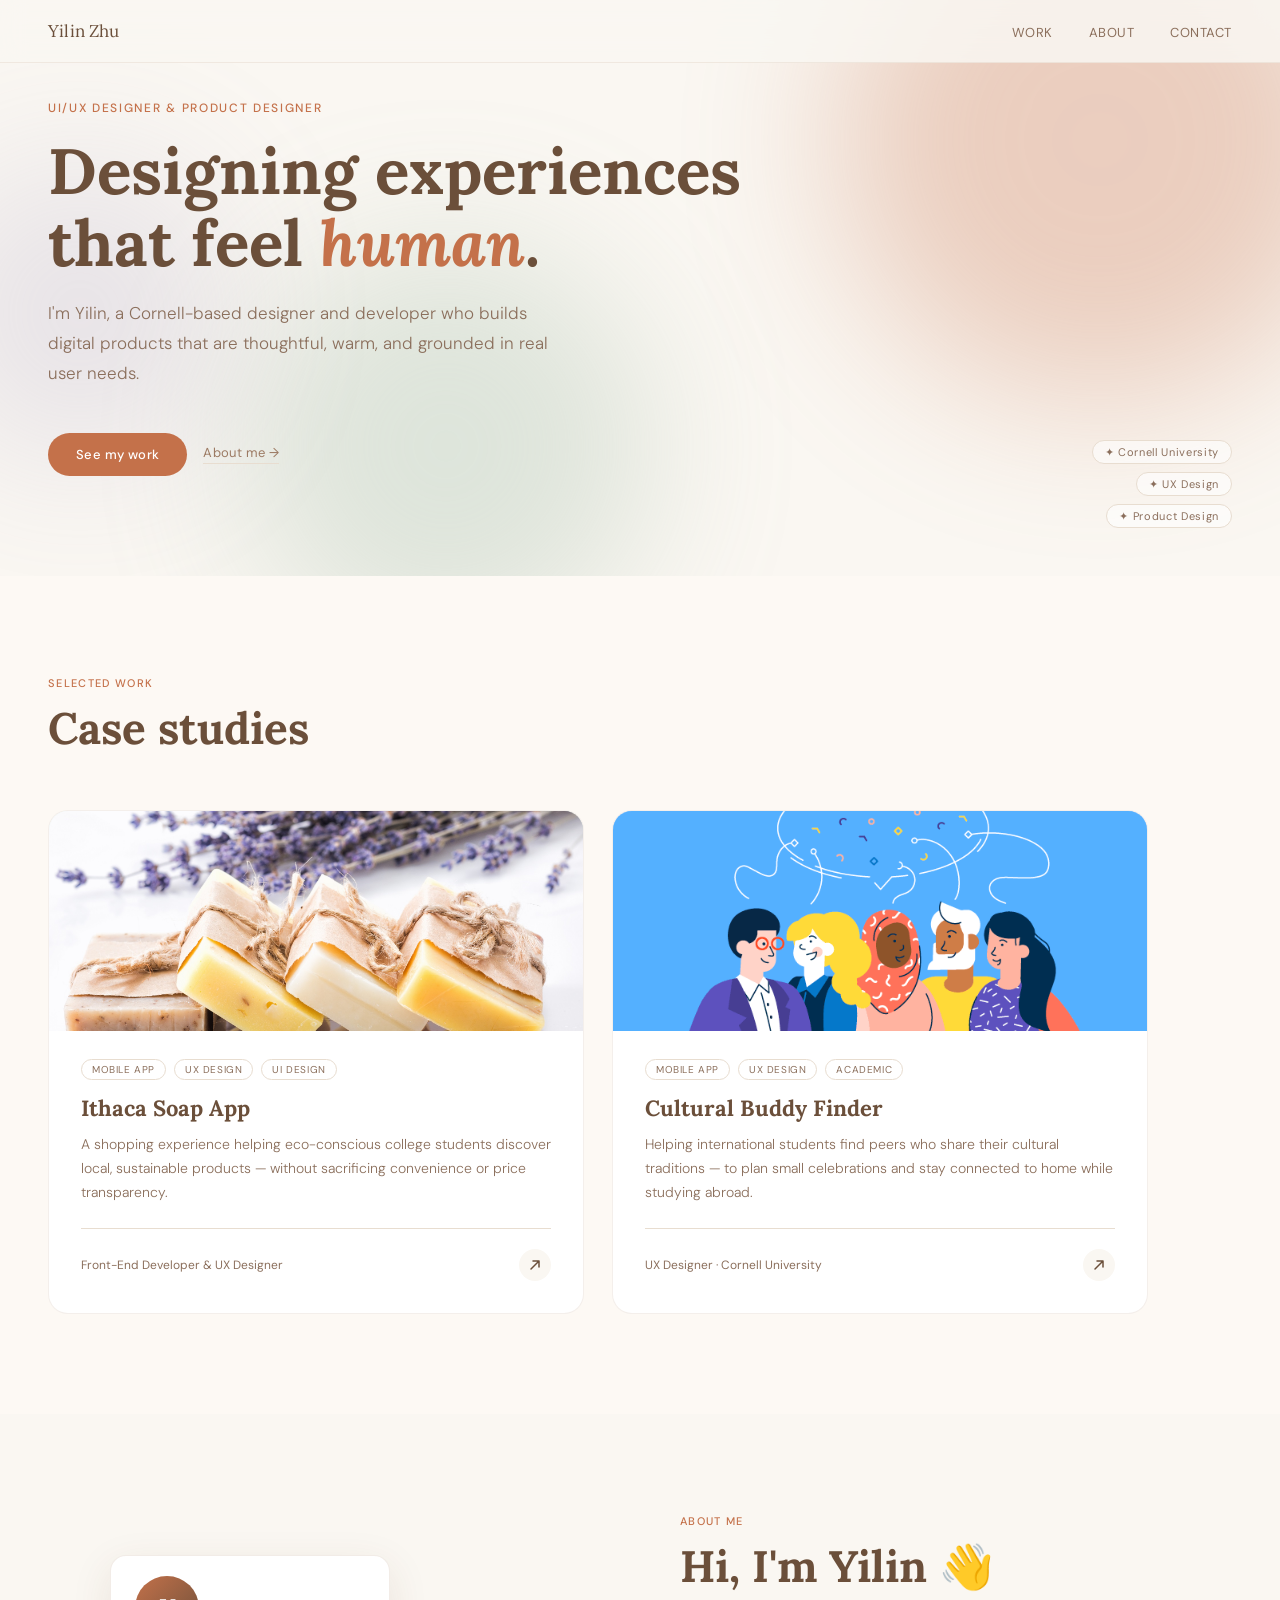
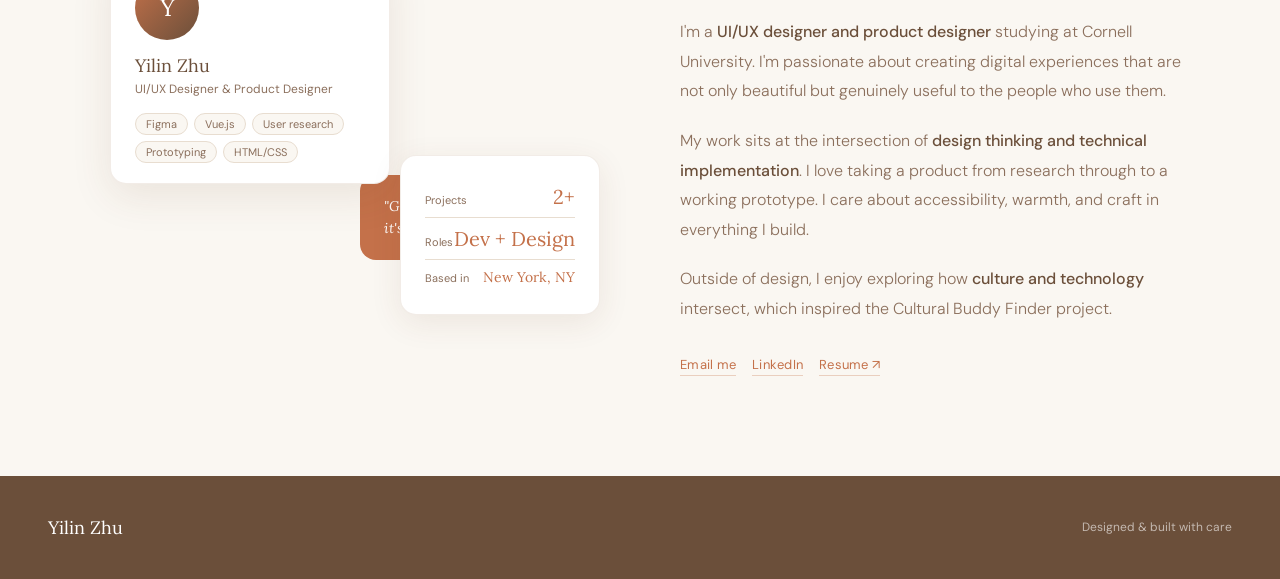
<file: index.html>
<!DOCTYPE html>
<html lang="en">
<head>
  <meta charset="UTF-8">
  <meta name="viewport" content="width=device-width, initial-scale=1.0">
  <title>Yilin Zhu — Portfolio</title>
  <link href="https://fonts.googleapis.com/css2?family=Lora:ital,wght@0,400;0,500;1,400&family=DM+Sans:wght@300;400;500&display=swap" rel="stylesheet">
  <link rel="stylesheet" href="styles/style.css">
</head>
<body>

  <!-- NAV -->
  <nav>
    <div class="nav-name">Yilin Zhu</div>
    <ul class="nav-links">
      <li><a href="#work">Work</a></li>
      <li><a href="#about">About</a></li>
      <li><a href="mailto:hello@yilinzhu.com">Contact</a></li>
    </ul>
  </nav>

  <!-- HERO -->
  <section class="hero" id="home">
    <div class="hero-bg">
      <div class="hero-blob hero-blob-1"></div>
      <div class="hero-blob hero-blob-2"></div>
      <div class="hero-blob hero-blob-3"></div>
    </div>
    <div class="hero-content">
      <p class="hero-eyebrow">UI/UX Designer & Product Designer</p>
      <h1 class="hero-title">
        Designing experiences<br>
        that feel <em>human</em>.
      </h1>
      <p class="hero-desc">
        I'm Yilin, a Cornell-based designer and developer who builds digital products that are thoughtful, warm, and grounded in real user needs.
      </p>
      <div class="hero-cta">
        <a href="#work" class="btn-primary">See my work</a>
        <a href="#about" class="btn-ghost">About me →</a>
      </div>
    </div>
    <div class="hero-tags">
      <span class="hero-tag">✦ Cornell University</span>
      <span class="hero-tag">✦ UX Design</span>
      <span class="hero-tag">✦ Product Design</span>
    </div>
  </section>

  <!-- CASE STUDIES -->
  <section class="cases" id="work">
    <div class="section-label">Selected work</div>
    <h2 class="section-title">Case studies</h2>

    <div class="cases-grid">

      <!-- Ithaca Soap -->
      <a class="case-card reveal" href="ithaca-soap.html" tabindex="0">
        <div class="case-thumb case-thumb-soap">
          <div class="case-thumb-decoration">
            <svg viewBox="0 0 400 220" xmlns="http://www.w3.org/2000/svg">
              <circle cx="320" cy="40" r="90" fill="#1D9E75"/>
              <circle cx="60" cy="180" r="60" fill="#1D9E75"/>
              <rect x="140" y="60" width="120" height="80" rx="16" fill="#1D9E75"/>
            </svg>
          </div>
          <img src="images/eco-friendly.jpg" alt="Ithaca Soap Logo" style="width: 550px; height: auto; z-index: 1; position: relative;">
        </div>
        <div class="case-body">
          <div class="case-tags">
            <span class="case-tag">Mobile app</span>
            <span class="case-tag">UX design</span>
            <span class="case-tag">UI design</span>
          </div>
          <h3 class="case-title">Ithaca Soap App</h3>
          <p class="case-desc">A shopping experience helping eco-conscious college students discover local, sustainable products — without sacrificing convenience or price transparency.</p>
          <div class="case-footer">
            <span class="case-role">Front-End Developer & UX Designer</span>
            <div class="case-arrow">
              <svg width="14" height="14" viewBox="0 0 14 14" fill="none">
                <path d="M3 11L11 3M11 3H5M11 3V9" stroke="var(--brown)" stroke-width="1.5" stroke-linecap="round" stroke-linejoin="round"/>
              </svg>
            </div>
          </div>
        </div>
      </a>

      <!-- Cultural Buddy -->
      <a class="case-card reveal" href="cultural-buddy.html" tabindex="0" style="transition-delay: 0.1s">
        <div class="case-thumb case-thumb-buddy">
          <div class="case-thumb-decoration">
            <svg viewBox="0 0 400 220" xmlns="http://www.w3.org/2000/svg">
              <circle cx="150" cy="110" r="80" fill="#7A6E9E"/>
              <circle cx="270" cy="80" r="60" fill="#7A6E9E"/>
              <circle cx="310" cy="170" r="45" fill="#7A6E9E"/>
            </svg>
          </div>
          <img src="images/cross-cultural.webp" alt="Cultural Buddy" style="width: 550px; height: auto; z-index: 1; position: relative;">
        </div>
        <div class="case-body">
          <div class="case-tags">
            <span class="case-tag">Mobile app</span>
            <span class="case-tag">UX design</span>
            <span class="case-tag">Academic</span>
          </div>
          <h3 class="case-title">Cultural Buddy Finder</h3>
          <p class="case-desc">Helping international students find peers who share their cultural traditions — to plan small celebrations and stay connected to home while studying abroad.</p>
          <div class="case-footer">
            <span class="case-role">UX Designer · Cornell University</span>
            <div class="case-arrow">
              <svg width="14" height="14" viewBox="0 0 14 14" fill="none">
                <path d="M3 11L11 3M11 3H5M11 3V9" stroke="var(--brown)" stroke-width="1.5" stroke-linecap="round" stroke-linejoin="round"/>
              </svg>
            </div>
          </div>
        </div>
      </a>

    </div>
  </section>

  <!-- ABOUT -->
  <section id="about" style="background: var(--cream);">
    <div class="about">
      <div class="about-visual reveal">
        <div class="about-card about-card-main">
          <div class="about-avatar">Y</div>
          <div class="about-card-name">Yilin Zhu</div>
          <div class="about-card-role">UI/UX Designer & Product Designer</div>
          <div class="about-card-skills">
            <span class="skill-chip">Figma</span>
            <span class="skill-chip">Vue.js</span>
            <span class="skill-chip">User research</span>
            <span class="skill-chip">Prototyping</span>
            <span class="skill-chip">HTML/CSS</span>
          </div>
        </div>
        <div class="about-card about-card-stats">
          <div class="stat-row">
            <span class="stat-label">Projects</span>
            <span class="stat-num">2+</span>
          </div>
          <div class="stat-row">
            <span class="stat-label">Roles</span>
            <span class="stat-num">Dev + Design</span>
          </div>
          <div class="stat-row">
            <span class="stat-label">Based in</span>
            <span class="stat-num" style="font-size:14px">New York, NY</span>
          </div>
        </div>
        <div class="about-card about-card-quote">
          <p>"Good design is felt before it's understood."</p>
        </div>
      </div>
      <div class="about-text reveal" style="transition-delay: 0.15s">
        <div class="section-label">About me</div>
        <h2 class="section-title" style="margin-bottom: 24px;">Hi, I'm Yilin 👋</h2>
        <p>I'm a <strong>UI/UX designer and product designer</strong> studying at Cornell University. I'm passionate about creating digital experiences that are not only beautiful but genuinely useful to the people who use them.</p>
        <p>My work sits at the intersection of <strong>design thinking and technical implementation</strong>. I love taking a product from research through to a working prototype. I care about accessibility, warmth, and craft in everything I build.</p>
        <p>Outside of design, I enjoy exploring how <strong>culture and technology</strong> intersect, which inspired the Cultural Buddy Finder project.</p>
        <div class="about-links">
          <a href="yilinzhu119@gmail.com" class="about-link">Email me</a>
          <a href="#" class="about-link">LinkedIn</a>
          <a href="#" class="about-link">Resume ↗</a>
        </div>
      </div>
    </div>
  </section>

  <!-- FOOTER -->
  <footer>
    <div class="footer-name">Yilin Zhu</div>
    <div class="footer-note">Designed & built with care</div>
  </footer>

  <script>
    // Scroll reveal
    const reveals = document.querySelectorAll('.reveal');
    const observer = new IntersectionObserver((entries) => {
      entries.forEach(entry => {
        if (entry.isIntersecting) {
          entry.target.classList.add('visible');
        }
      });
    }, { threshold: 0.12 });

    reveals.forEach(el => observer.observe(el));
  </script>

</body>
</html>
</file>
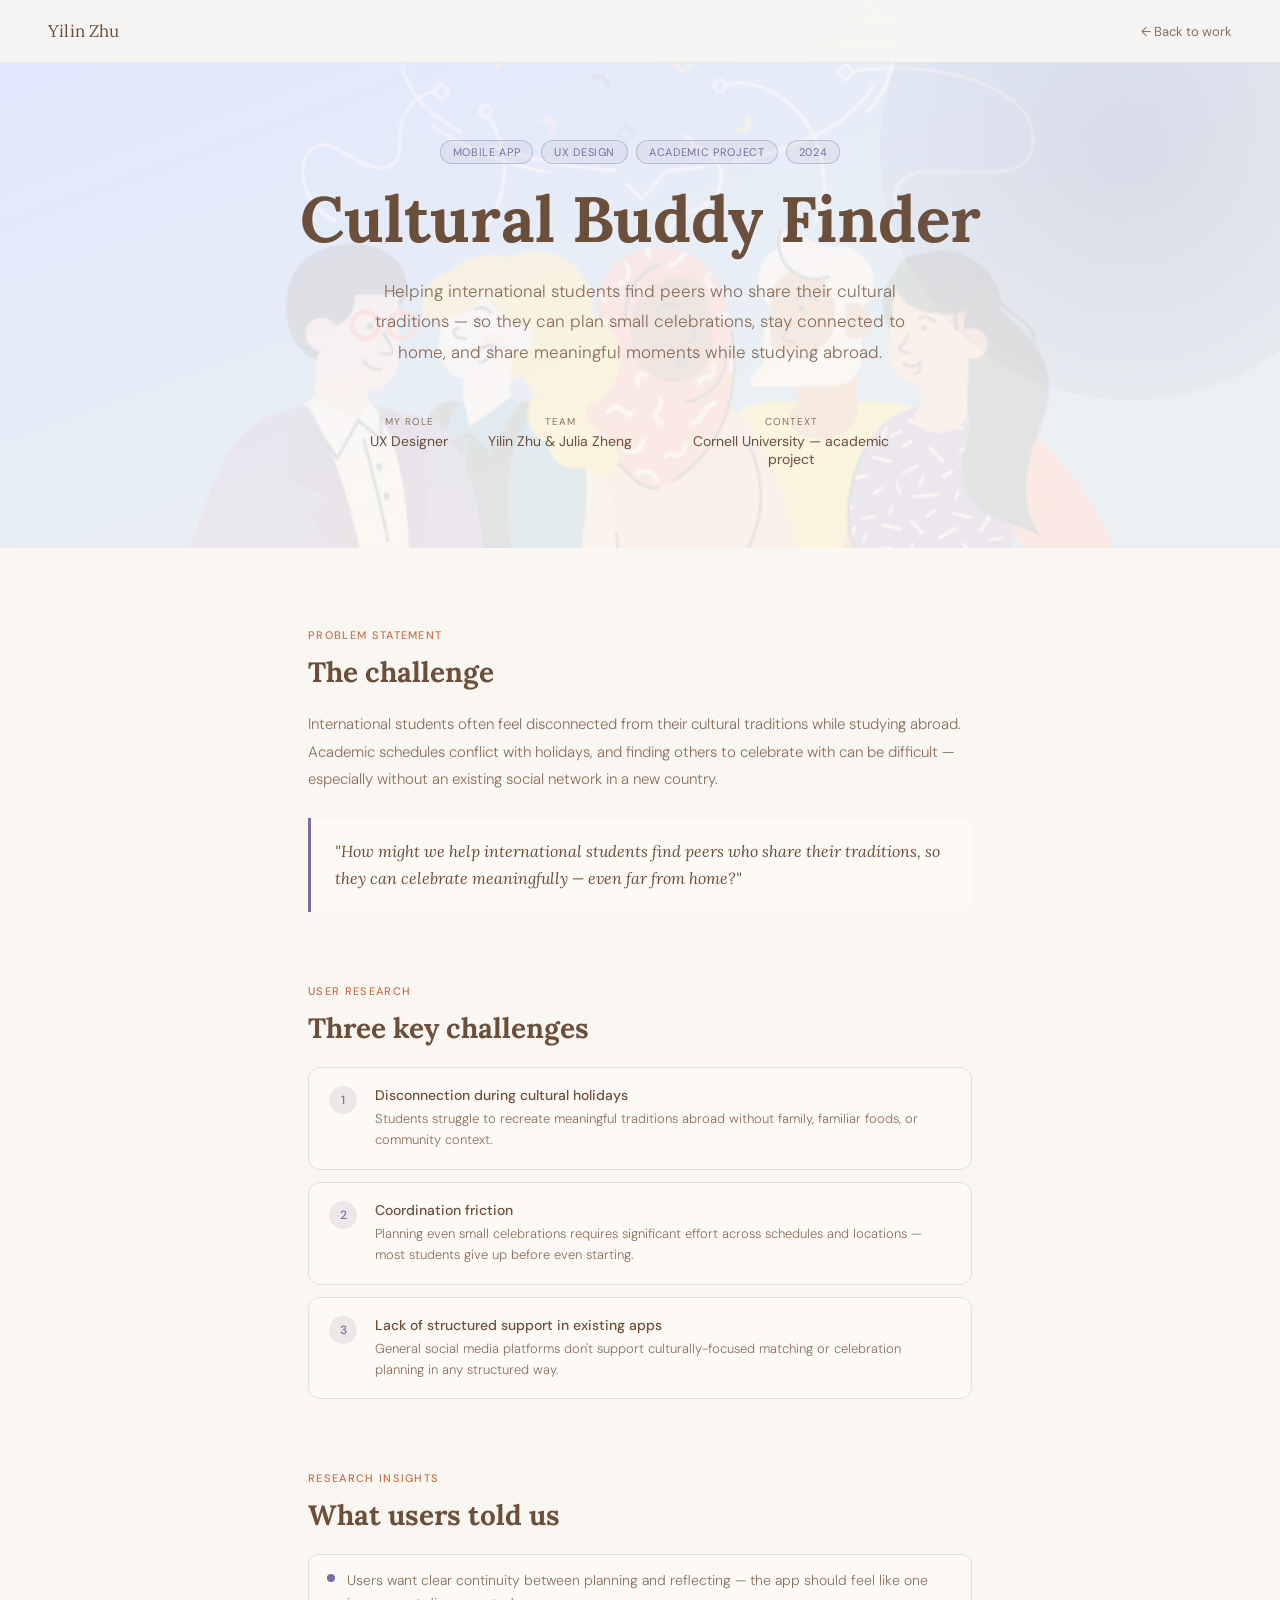
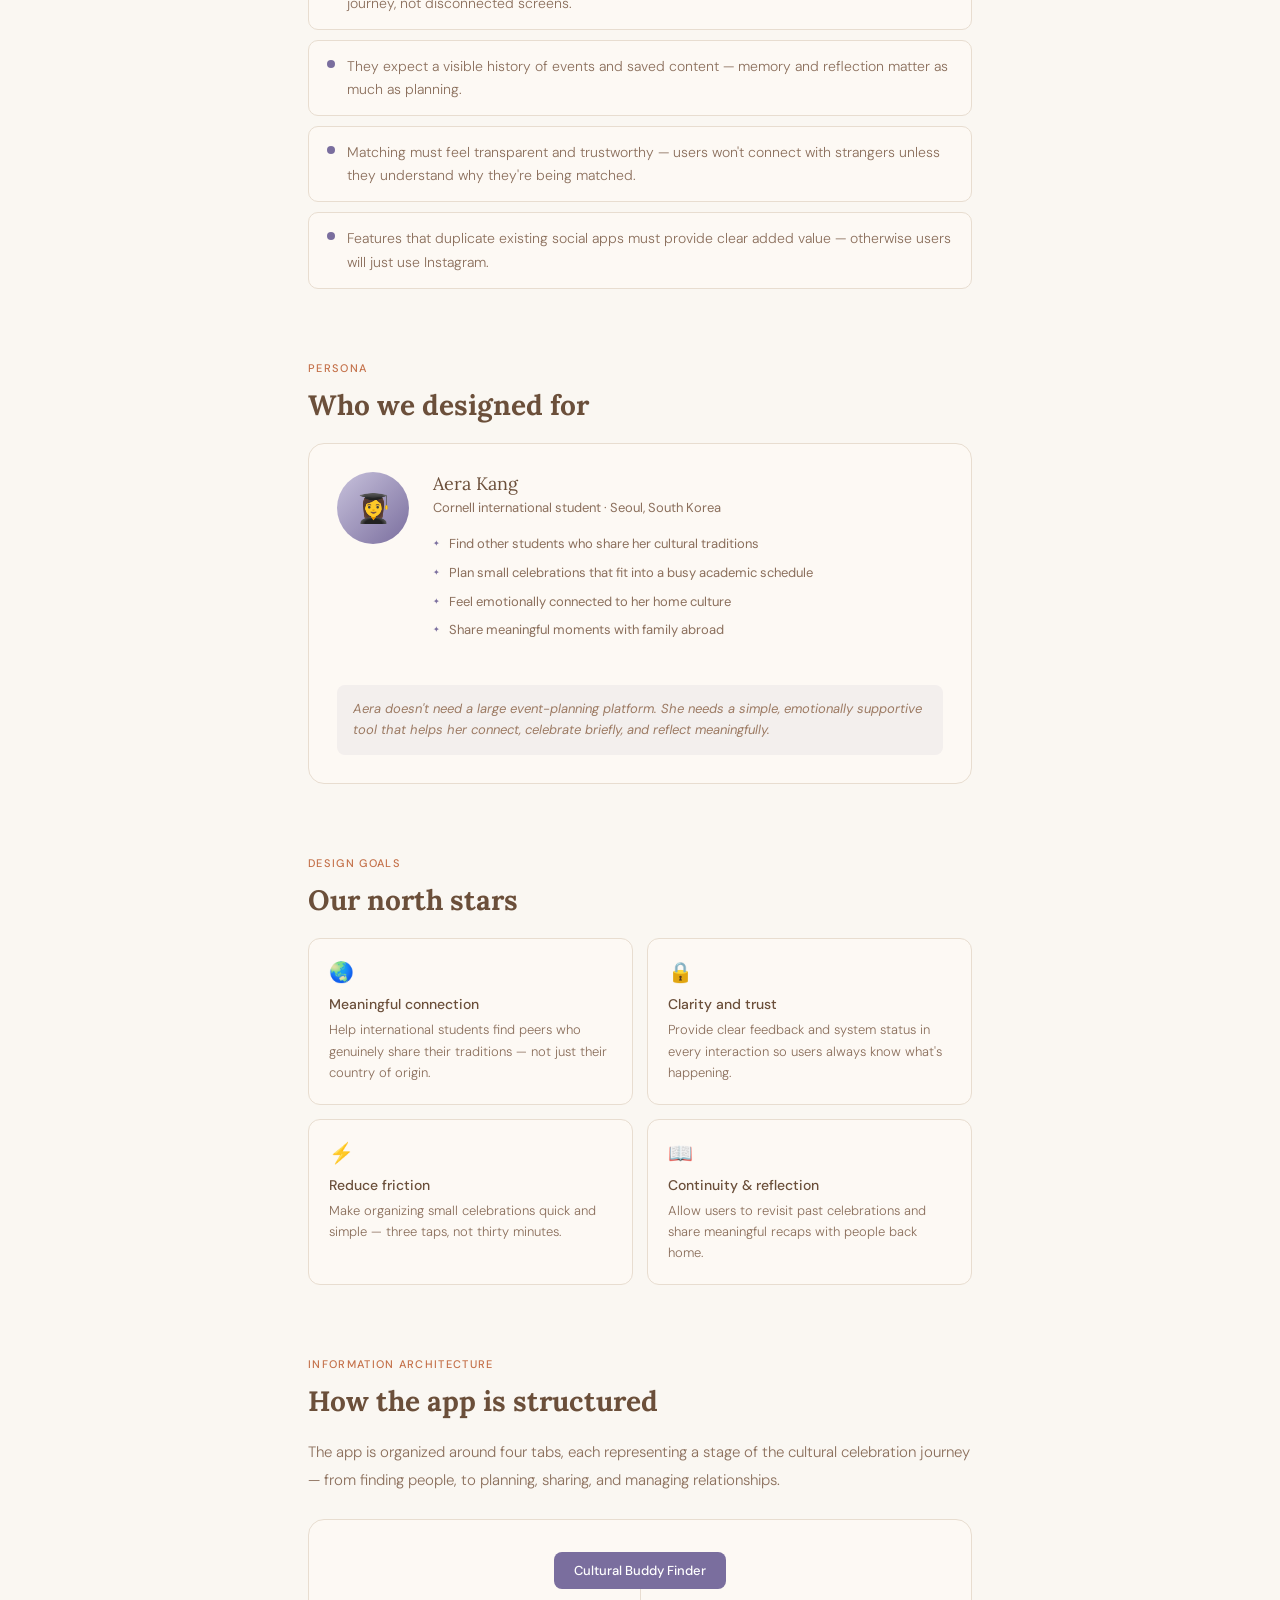
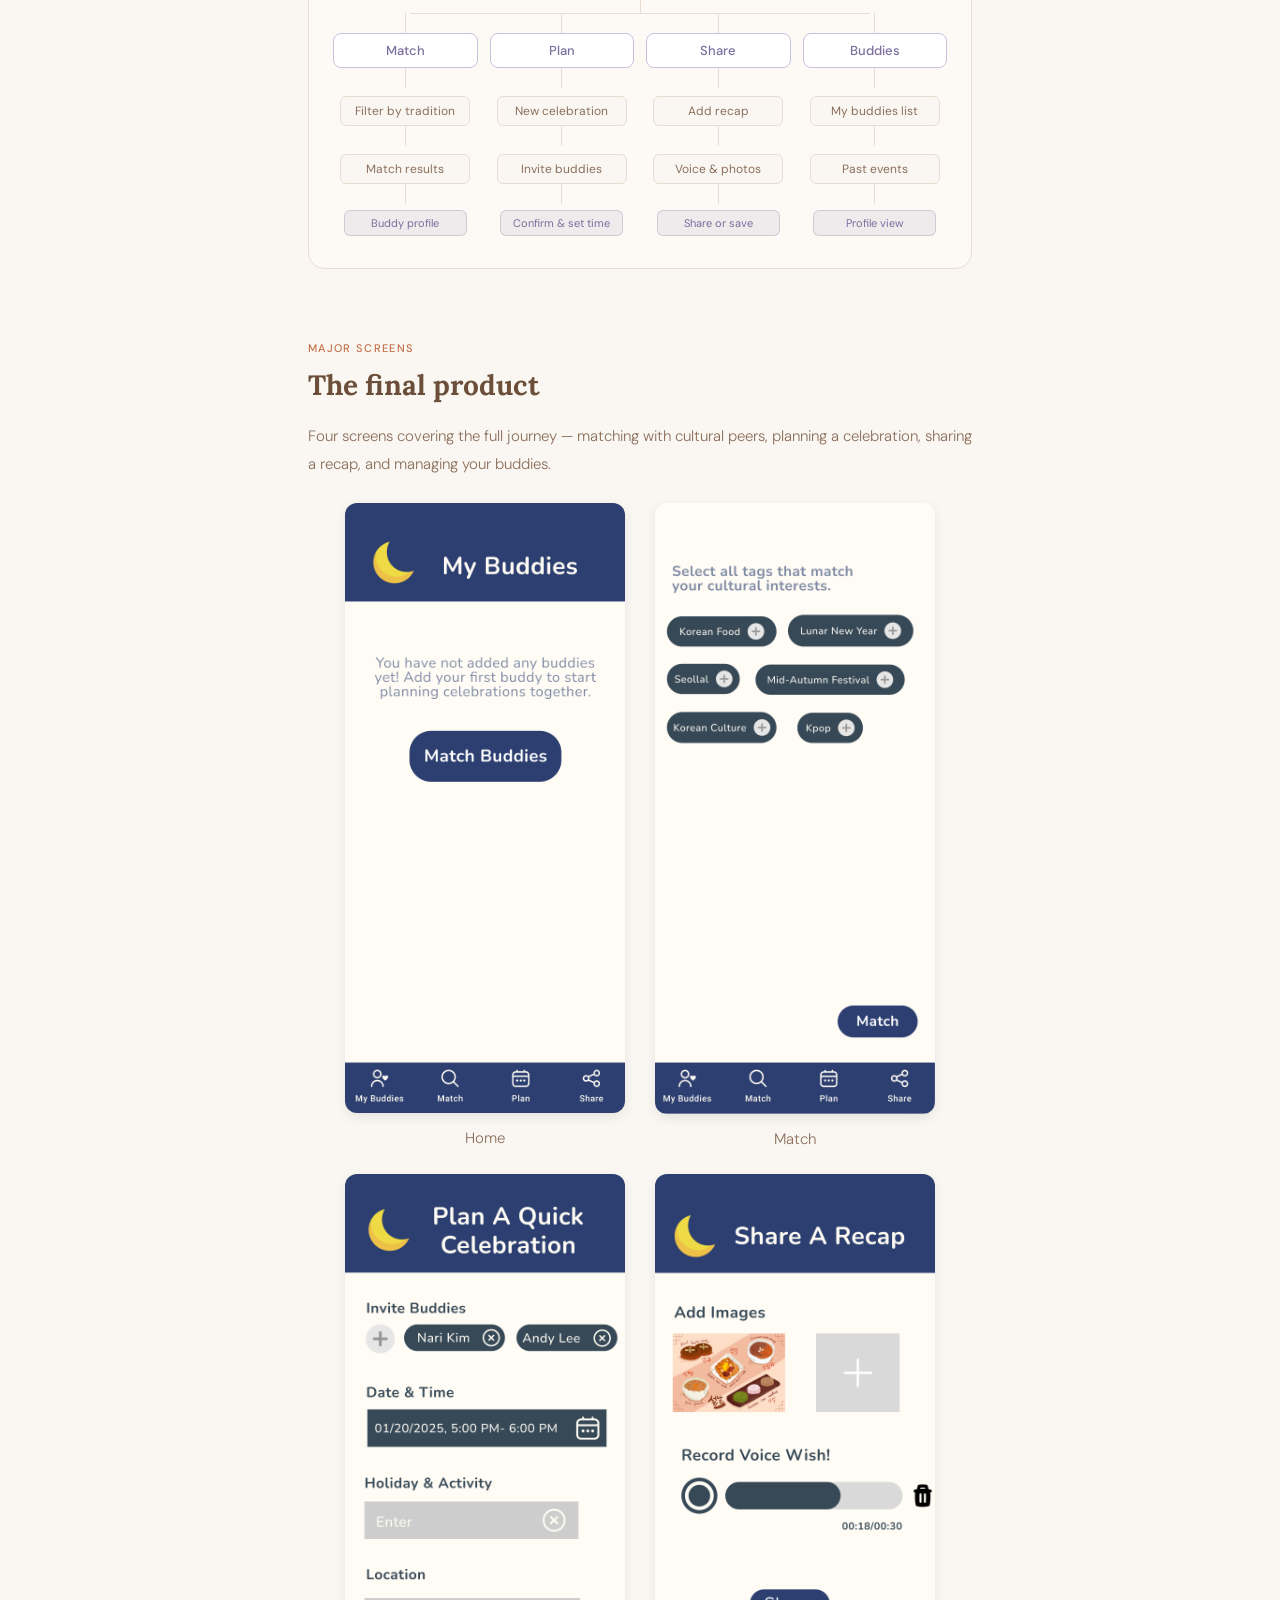
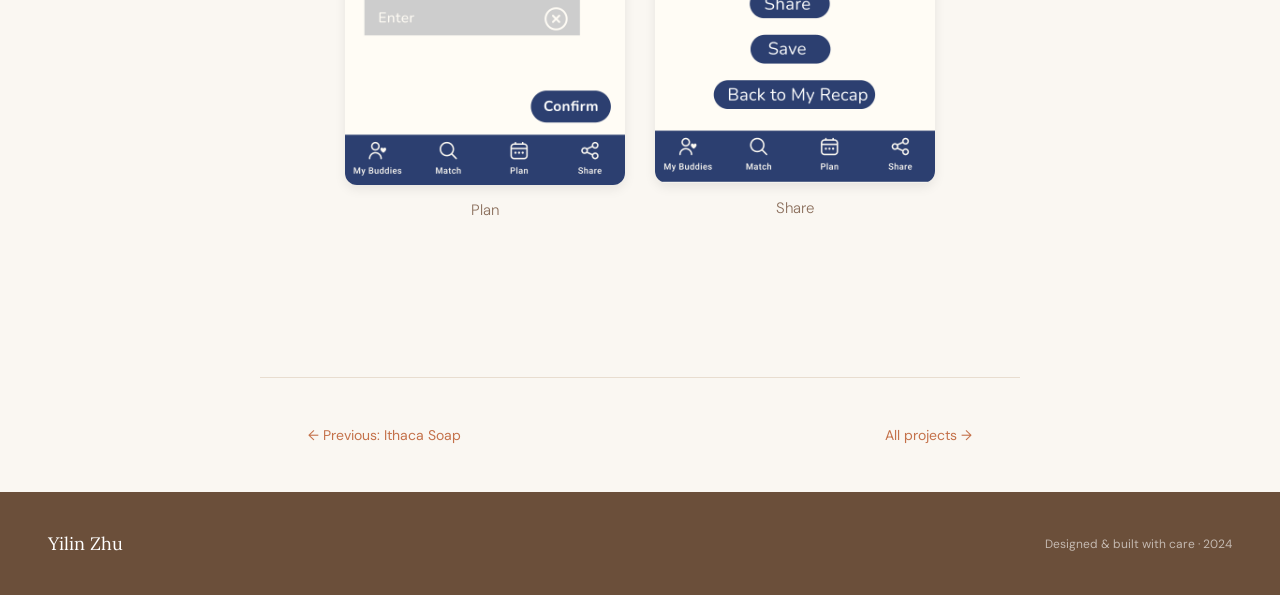
<file: cultural-buddy.html>
<!DOCTYPE html>
<html lang="en">
<head>
  <meta charset="UTF-8">
  <meta name="viewport" content="width=device-width, initial-scale=1.0">
  <title>Cultural Buddy Finder — Yilin Zhu</title>
  <link href="https://fonts.googleapis.com/css2?family=Lora:ital,wght@0,400;0,500;1,400&family=DM+Sans:wght@300;400;500&display=swap" rel="stylesheet">
  <link rel="stylesheet" href="styles/style.css">
</head>
<body>

  <nav>
    <a href="index.html" class="nav-name">Yilin Zhu</a>
    <a href="index.html#work" class="nav-back">← Back to work</a>
  </nav>

  <!-- HERO -->
  <div class="hero hero-buddy">
    <div class="hero-meta">
      <span class="pill">Mobile app</span>
      <span class="pill">UX Design</span>
      <span class="pill">Academic project</span>
      <span class="pill">2024</span>
    </div>
    <h1>Cultural Buddy Finder</h1>
    <p class="hero-summary">Helping international students find peers who share their cultural traditions — so they can plan small celebrations, stay connected to home, and share meaningful moments while studying abroad.</p>
    <div class="hero-meta-grid">
      <div>
        <div class="meta-item-label">My role</div>
        <div class="meta-item-value">UX Designer</div>
      </div>
      <div>
        <div class="meta-item-label">Team</div>
        <div class="meta-item-value">Yilin Zhu & Julia Zheng</div>
      </div>
      <div>
        <div class="meta-item-label">Context</div>
        <div class="meta-item-value">Cornell University — academic project</div>
      </div>
    </div>
  </div>

  <!-- CONTENT -->
  <div class="content">

    <div class="section reveal">
      <div class="section-label">Problem statement</div>
      <h2>The challenge</h2>
      <p>International students often feel disconnected from their cultural traditions while studying abroad. Academic schedules conflict with holidays, and finding others to celebrate with can be difficult — especially without an existing social network in a new country.</p>
      <div class="callout">
        <p>"How might we help international students find peers who share their traditions, so they can celebrate meaningfully — even far from home?"</p>
      </div>
    </div>

    <div class="section reveal">
      <div class="section-label">User research</div>
      <h2>Three key challenges</h2>
      <div class="challenges">
        <div class="challenge-card">
          <div class="challenge-num">1</div>
          <div>
            <div class="challenge-title">Disconnection during cultural holidays</div>
            <div class="challenge-desc">Students struggle to recreate meaningful traditions abroad without family, familiar foods, or community context.</div>
          </div>
        </div>
        <div class="challenge-card">
          <div class="challenge-num">2</div>
          <div>
            <div class="challenge-title">Coordination friction</div>
            <div class="challenge-desc">Planning even small celebrations requires significant effort across schedules and locations — most students give up before even starting.</div>
          </div>
        </div>
        <div class="challenge-card">
          <div class="challenge-num">3</div>
          <div>
            <div class="challenge-title">Lack of structured support in existing apps</div>
            <div class="challenge-desc">General social media platforms don't support culturally-focused matching or celebration planning in any structured way.</div>
          </div>
        </div>
      </div>
    </div>

    <div class="section reveal">
      <div class="section-label">Research insights</div>
      <h2>What users told us</h2>
      <div class="insights-list">
        <div class="insight-item">
          <div class="insight-dot"></div>
          <div class="insight-text">Users want clear continuity between planning and reflecting — the app should feel like one journey, not disconnected screens.</div>
        </div>
        <div class="insight-item">
          <div class="insight-dot"></div>
          <div class="insight-text">They expect a visible history of events and saved content — memory and reflection matter as much as planning.</div>
        </div>
        <div class="insight-item">
          <div class="insight-dot"></div>
          <div class="insight-text">Matching must feel transparent and trustworthy — users won't connect with strangers unless they understand why they're being matched.</div>
        </div>
        <div class="insight-item">
          <div class="insight-dot"></div>
          <div class="insight-text">Features that duplicate existing social apps must provide clear added value — otherwise users will just use Instagram.</div>
        </div>
      </div>
    </div>

    <div class="section reveal">
      <div class="section-label">Persona</div>
      <h2>Who we designed for</h2>
      <div class="persona-card">
        <div class="persona-avatar">👩‍🎓</div>
        <div>
          <div class="persona-name">Aera Kang</div>
          <div class="persona-role">Cornell international student · Seoul, South Korea</div>
          <ul class="persona-needs">
            <li>Find other students who share her cultural traditions</li>
            <li>Plan small celebrations that fit into a busy academic schedule</li>
            <li>Feel emotionally connected to her home culture</li>
            <li>Share meaningful moments with family abroad</li>
          </ul>
        </div>
        <div class="persona-note">
          Aera doesn't need a large event-planning platform. She needs a simple, emotionally supportive tool that helps her connect, celebrate briefly, and reflect meaningfully.
        </div>
      </div>
    </div>

    <div class="section reveal">
      <div class="section-label">Design goals</div>
      <h2>Our north stars</h2>
      <div class="goals-grid">
        <div class="goal-card">
          <div class="goal-icon">🌏</div>
          <div class="goal-title">Meaningful connection</div>
          <div class="goal-desc">Help international students find peers who genuinely share their traditions — not just their country of origin.</div>
        </div>
        <div class="goal-card">
          <div class="goal-icon">🔒</div>
          <div class="goal-title">Clarity and trust</div>
          <div class="goal-desc">Provide clear feedback and system status in every interaction so users always know what's happening.</div>
        </div>
        <div class="goal-card">
          <div class="goal-icon">⚡</div>
          <div class="goal-title">Reduce friction</div>
          <div class="goal-desc">Make organizing small celebrations quick and simple — three taps, not thirty minutes.</div>
        </div>
        <div class="goal-card">
          <div class="goal-icon">📖</div>
          <div class="goal-title">Continuity & reflection</div>
          <div class="goal-desc">Allow users to revisit past celebrations and share meaningful recaps with people back home.</div>
        </div>
      </div>
    </div>

    <div class="section reveal">
      <div class="section-label">Information architecture</div>
      <h2>How the app is structured</h2>
      <p>The app is organized around four tabs, each representing a stage of the cultural celebration journey — from finding people, to planning, sharing, and managing relationships.</p>
      <div class="ia-diagram">
        <div class="ia-root">
          <div class="ia-node-root">Cultural Buddy Finder</div>
        </div>
        <div class="ia-connector-down"></div>
        <div class="ia-tabs">
          <div class="ia-tab-col">
            <div class="ia-connector-col"></div>
            <div class="ia-node-tab">Match</div>
            <div class="ia-children">
              <div class="ia-connector-col"></div>
              <div class="ia-node-child">Filter by tradition</div>
              <div class="ia-connector-col"></div>
              <div class="ia-node-child">Match results</div>
              <div class="ia-connector-col"></div>
              <div class="ia-node-deep">Buddy profile</div>
            </div>
          </div>
          <div class="ia-tab-col">
            <div class="ia-connector-col"></div>
            <div class="ia-node-tab">Plan</div>
            <div class="ia-children">
              <div class="ia-connector-col"></div>
              <div class="ia-node-child">New celebration</div>
              <div class="ia-connector-col"></div>
              <div class="ia-node-child">Invite buddies</div>
              <div class="ia-connector-col"></div>
              <div class="ia-node-deep">Confirm & set time</div>
            </div>
          </div>
          <div class="ia-tab-col">
            <div class="ia-connector-col"></div>
            <div class="ia-node-tab">Share</div>
            <div class="ia-children">
              <div class="ia-connector-col"></div>
              <div class="ia-node-child">Add recap</div>
              <div class="ia-connector-col"></div>
              <div class="ia-node-child">Voice & photos</div>
              <div class="ia-connector-col"></div>
              <div class="ia-node-deep">Share or save</div>
            </div>
          </div>
          <div class="ia-tab-col">
            <div class="ia-connector-col"></div>
            <div class="ia-node-tab">Buddies</div>
            <div class="ia-children">
              <div class="ia-connector-col"></div>
              <div class="ia-node-child">My buddies list</div>
              <div class="ia-connector-col"></div>
              <div class="ia-node-child">Past events</div>
              <div class="ia-connector-col"></div>
              <div class="ia-node-deep">Profile view</div>
            </div>
          </div>
        </div>
      </div>
    </div>

    <div class="section reveal">
      <div class="section-label">Major screens</div>
      <h2>The final product</h2>
      <p>Four screens covering the full journey — matching with cultural peers, planning a celebration, sharing a recap, and managing your buddies.</p>
      <div class="screenshots-grid">
        <div class="screenshot-item">
          <img src="images/culture-buddy.png" alt="Cultural Buddy Finder - Home screen">
          <p class="screenshot-label">Home</p>
        </div>
        <div class="screenshot-item">
          <img src="images/culture-match.png" alt="Cultural Buddy Finder - Matching screen">
          <p class="screenshot-label">Match</p>
        </div>
        <div class="screenshot-item">
          <img src="images/culture-plan.png" alt="Cultural Buddy Finder - Planning screen">
          <p class="screenshot-label">Plan</p>
        </div>
        <div class="screenshot-item">
          <img src="images/culture-share.png" alt="Cultural Buddy Finder - Sharing screen">
          <p class="screenshot-label">Share</p>
        </div>
      </div>
    </div>

  </div>

  <div class="case-nav">
    <a href="ithaca-soap.html">← Previous: Ithaca Soap</a>
    <a href="index.html#work">All projects →</a>
  </div>

  <footer>
    <a href="index.html" class="footer-name">Yilin Zhu</a>
    <div class="footer-note">Designed & built with care · 2024</div>
  </footer>

  <script>
    const reveals = document.querySelectorAll('.reveal');
    const observer = new IntersectionObserver((entries) => {
      entries.forEach(entry => {
        if (entry.isIntersecting) entry.target.classList.add('visible');
      });
    }, { threshold: 0.1 });
    reveals.forEach(el => observer.observe(el));
  </script>

</body>
</html>
</file>
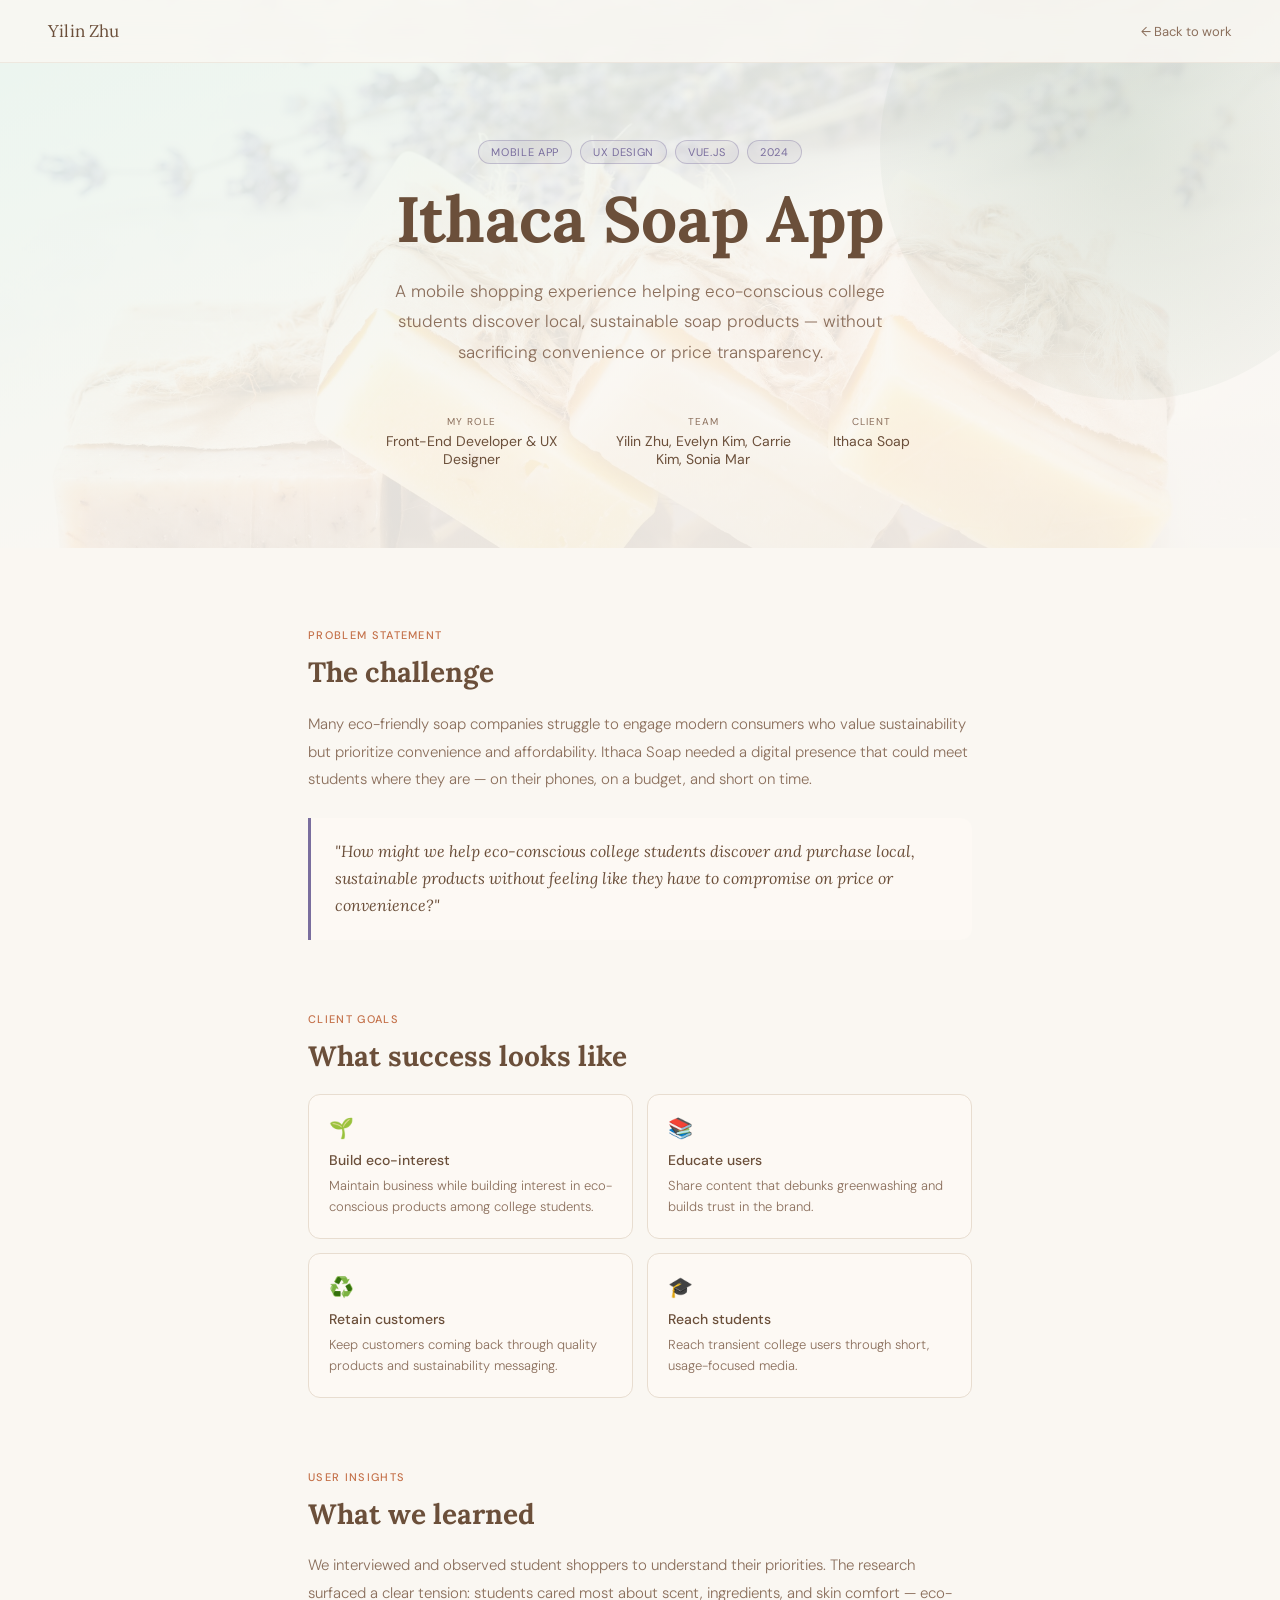
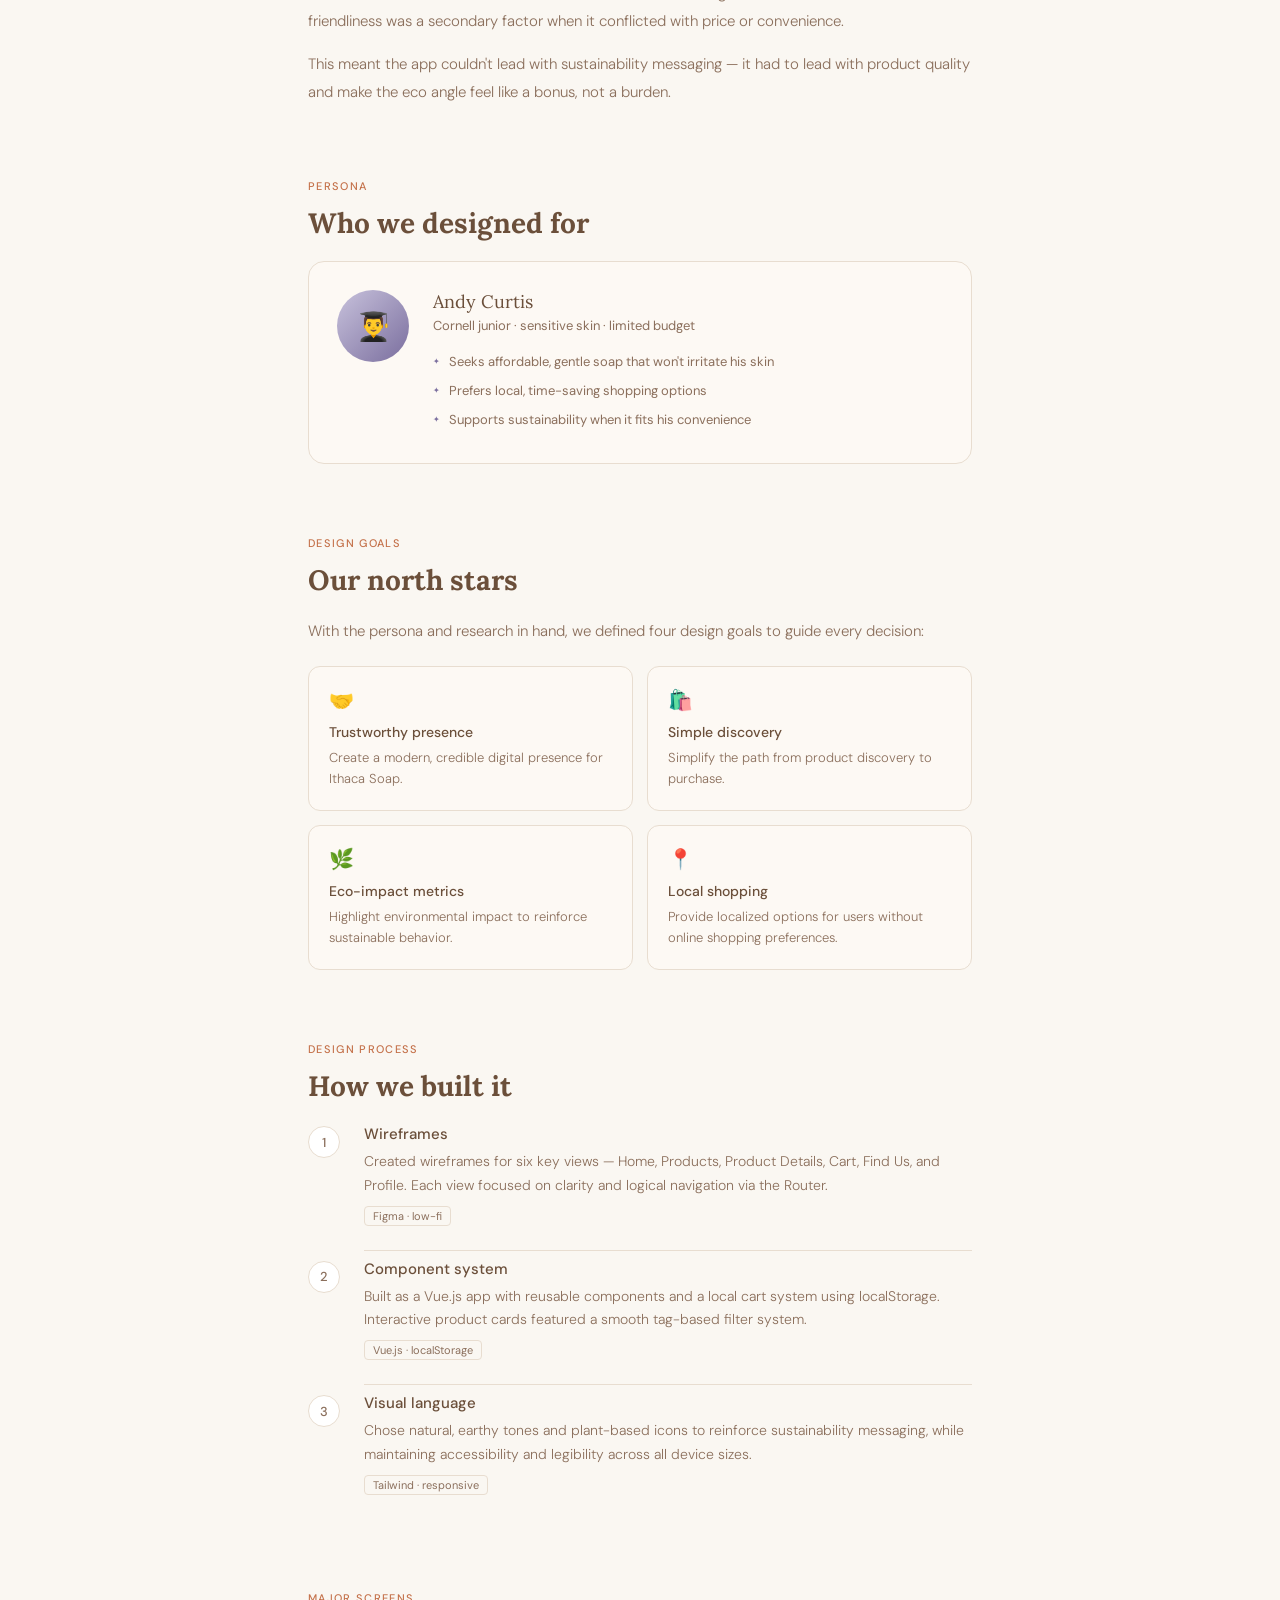
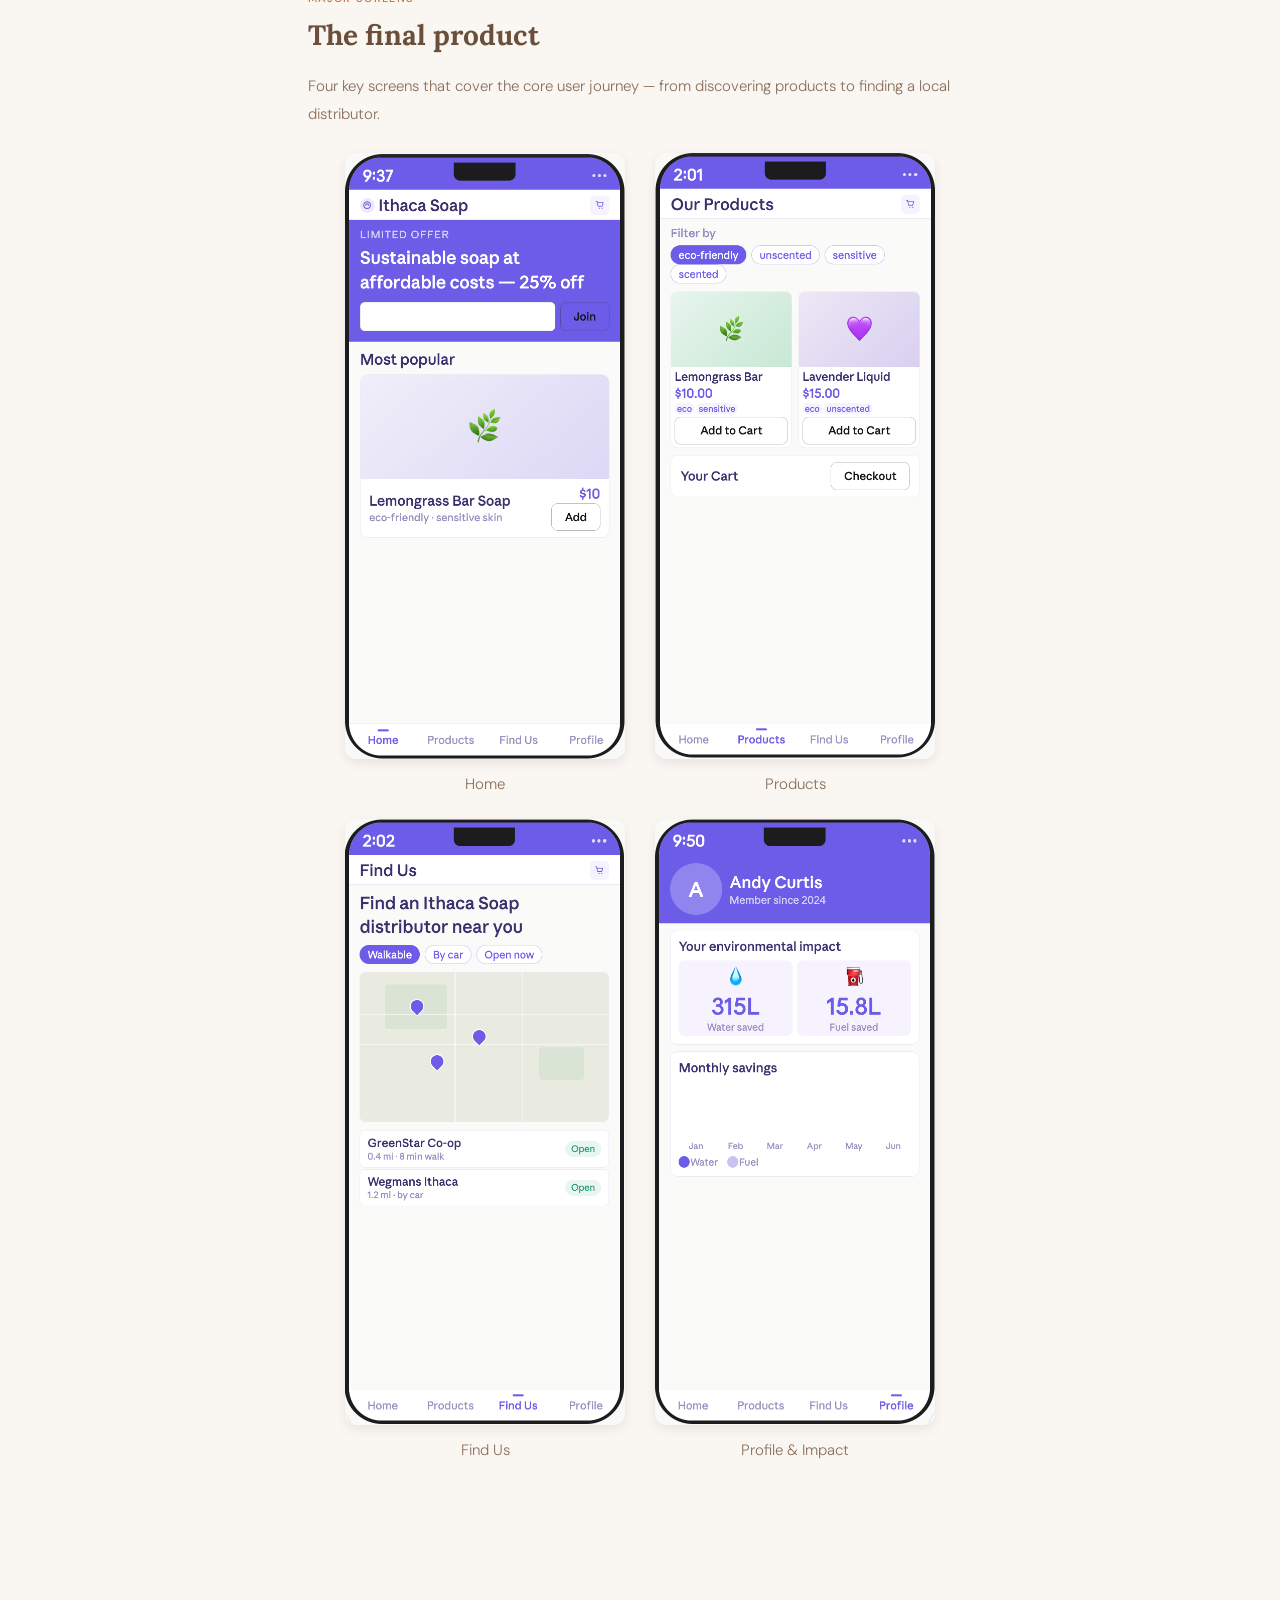
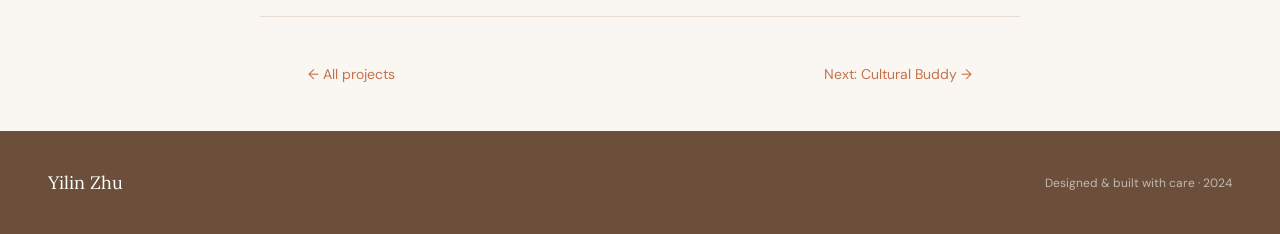
<file: ithaca-soap.html>
<!DOCTYPE html>
<html lang="en">
<head>
  <meta charset="UTF-8">
  <meta name="viewport" content="width=device-width, initial-scale=1.0">
  <title>Ithaca Soap App — Yilin Zhu</title>
  <link href="https://fonts.googleapis.com/css2?family=Lora:ital,wght@0,400;0,500;1,400&family=DM+Sans:wght@300;400;500&display=swap" rel="stylesheet">
  <link rel="stylesheet" href="styles/style.css">
</head>
<body>

  <nav>
    <a href="index.html" class="nav-name">Yilin Zhu</a>
    <a href="index.html#work" class="nav-back">← Back to work</a>
  </nav>

  <!-- HERO -->
  <div class="hero hero-soap">
    <div class="hero-meta">
      <span class="pill">Mobile app</span>
      <span class="pill">UX Design</span>
      <span class="pill">Vue.js</span>
      <span class="pill">2024</span>
    </div>
    <h1>Ithaca Soap App</h1>
    <p class="hero-summary">A mobile shopping experience helping eco-conscious college students discover local, sustainable soap products — without sacrificing convenience or price transparency.</p>
    <div class="hero-meta-grid">
      <div>
        <div class="meta-item-label">My role</div>
        <div class="meta-item-value">Front-End Developer & UX Designer</div>
      </div>
      <div>
        <div class="meta-item-label">Team</div>
        <div class="meta-item-value">Yilin Zhu, Evelyn Kim, Carrie Kim, Sonia Mar</div>
      </div>
      <div>
        <div class="meta-item-label">Client</div>
        <div class="meta-item-value">Ithaca Soap</div>
      </div>
    </div>
  </div>

  <!-- CONTENT -->
  <div class="content">

    <div class="section reveal">
      <div class="section-label">Problem statement</div>
      <h2>The challenge</h2>
      <p>Many eco-friendly soap companies struggle to engage modern consumers who value sustainability but prioritize convenience and affordability. Ithaca Soap needed a digital presence that could meet students where they are — on their phones, on a budget, and short on time.</p>
      <div class="callout">
        <p>"How might we help eco-conscious college students discover and purchase local, sustainable products without feeling like they have to compromise on price or convenience?"</p>
      </div>
    </div>

    <div class="section reveal">
      <div class="section-label">Client goals</div>
      <h2>What success looks like</h2>
      <div class="goals-grid">
        <div class="goal-card">
          <div class="goal-icon">🌱</div>
          <div class="goal-title">Build eco-interest</div>
          <div class="goal-desc">Maintain business while building interest in eco-conscious products among college students.</div>
        </div>
        <div class="goal-card">
          <div class="goal-icon">📚</div>
          <div class="goal-title">Educate users</div>
          <div class="goal-desc">Share content that debunks greenwashing and builds trust in the brand.</div>
        </div>
        <div class="goal-card">
          <div class="goal-icon">♻️</div>
          <div class="goal-title">Retain customers</div>
          <div class="goal-desc">Keep customers coming back through quality products and sustainability messaging.</div>
        </div>
        <div class="goal-card">
          <div class="goal-icon">🎓</div>
          <div class="goal-title">Reach students</div>
          <div class="goal-desc">Reach transient college users through short, usage-focused media.</div>
        </div>
      </div>
    </div>

    <div class="section reveal">
      <div class="section-label">User insights</div>
      <h2>What we learned</h2>
      <p>We interviewed and observed student shoppers to understand their priorities. The research surfaced a clear tension: students cared most about scent, ingredients, and skin comfort — eco-friendliness was a secondary factor when it conflicted with price or convenience.</p>
      <p>This meant the app couldn't lead with sustainability messaging — it had to lead with product quality and make the eco angle feel like a bonus, not a burden.</p>
    </div>

    <div class="section reveal">
      <div class="section-label">Persona</div>
      <h2>Who we designed for</h2>
      <div class="persona-card">
        <div class="persona-avatar">👨‍🎓</div>
        <div>
          <div class="persona-name">Andy Curtis</div>
          <div class="persona-role">Cornell junior · sensitive skin · limited budget</div>
          <ul class="persona-needs">
            <li>Seeks affordable, gentle soap that won't irritate his skin</li>
            <li>Prefers local, time-saving shopping options</li>
            <li>Supports sustainability when it fits his convenience</li>
          </ul>
        </div>
      </div>
    </div>

    <div class="section reveal">
      <div class="section-label">Design goals</div>
      <h2>Our north stars</h2>
      <p>With the persona and research in hand, we defined four design goals to guide every decision:</p>
      <div class="goals-grid">
        <div class="goal-card">
          <div class="goal-icon">🤝</div>
          <div class="goal-title">Trustworthy presence</div>
          <div class="goal-desc">Create a modern, credible digital presence for Ithaca Soap.</div>
        </div>
        <div class="goal-card">
          <div class="goal-icon">🛍️</div>
          <div class="goal-title">Simple discovery</div>
          <div class="goal-desc">Simplify the path from product discovery to purchase.</div>
        </div>
        <div class="goal-card">
          <div class="goal-icon">🌿</div>
          <div class="goal-title">Eco-impact metrics</div>
          <div class="goal-desc">Highlight environmental impact to reinforce sustainable behavior.</div>
        </div>
        <div class="goal-card">
          <div class="goal-icon">📍</div>
          <div class="goal-title">Local shopping</div>
          <div class="goal-desc">Provide localized options for users without online shopping preferences.</div>
        </div>
      </div>
    </div>

    <div class="section reveal">
      <div class="section-label">Design process</div>
      <h2>How we built it</h2>
      <div class="process-steps">
        <div class="process-step">
          <div class="step-num">1</div>
          <div class="step-body">
            <div class="step-title">Wireframes</div>
            <div class="step-desc">Created wireframes for six key views — Home, Products, Product Details, Cart, Find Us, and Profile. Each view focused on clarity and logical navigation via the Router.</div>
            <span class="step-tag">Figma · low-fi</span>
          </div>
        </div>
        <div class="process-step">
          <div class="step-num">2</div>
          <div class="step-body">
            <div class="step-title">Component system</div>
            <div class="step-desc">Built as a Vue.js app with reusable components and a local cart system using localStorage. Interactive product cards featured a smooth tag-based filter system.</div>
            <span class="step-tag">Vue.js · localStorage</span>
          </div>
        </div>
        <div class="process-step">
          <div class="step-num">3</div>
          <div class="step-body">
            <div class="step-title">Visual language</div>
            <div class="step-desc">Chose natural, earthy tones and plant-based icons to reinforce sustainability messaging, while maintaining accessibility and legibility across all device sizes.</div>
            <span class="step-tag">Tailwind · responsive</span>
          </div>
        </div>
      </div>
    </div>

    <div class="section reveal">
      <div class="section-label">Major screens</div>
      <h2>The final product</h2>
      <p>Four key screens that cover the core user journey — from discovering products to finding a local distributor.</p>
      <div class="screenshots-grid">
        <div class="screenshot-item">
          <img src="images/soap-home.png" alt="Ithaca Soap App - Home screen">
          <p class="screenshot-label">Home</p>
        </div>
        <div class="screenshot-item">
          <img src="images/soap-product.png" alt="Ithaca Soap App - Products screen">
          <p class="screenshot-label">Products</p>
        </div>
        <div class="screenshot-item">
          <img src="images/soap-findus.png" alt="Ithaca Soap App - Find Us screen">
          <p class="screenshot-label">Find Us</p>
        </div>
        <div class="screenshot-item">
          <img src="images/soap-profile.png" alt="Ithaca Soap App - Profile & Impact screen">
          <p class="screenshot-label">Profile & Impact</p>
        </div>
      </div>
    </div>

  </div>

  <div class="case-nav">
    <a href="index.html#work">← All projects</a>
    <a href="cultural-buddy.html">Next: Cultural Buddy →</a>
  </div>

  <footer>
    <a href="index.html" class="footer-name">Yilin Zhu</a>
    <div class="footer-note">Designed & built with care · 2024</div>
  </footer>

  <script>
    const reveals = document.querySelectorAll('.reveal');
    const observer = new IntersectionObserver((entries) => {
      entries.forEach(entry => {
        if (entry.isIntersecting) entry.target.classList.add('visible');
      });
    }, { threshold: 0.1 });
    reveals.forEach(el => observer.observe(el));
  </script>

</body>
</html>
</file>
<file: styles/style.css>
/* ==========================================
   UNIFIED STYLESHEET FOR PORTFOLIO
   ========================================== */

:root {
  --cream: #FAF7F2;
  --warm-white: #FDF9F4;
  --sand: #E8DDD0;
  --terracotta: #C4714A;
  --terracotta-light: #D4896A;
  --brown: #6B4F3A;
  --brown-light: #9C7A63;
  --text: #2E1F14;
  --text-muted: #8B6F5C;
  --accent: #7A6E9E;
  --accent-light: #C8C2DC;
  --green: #6B8F71;
  --green-light: #C8DDD0;
}

* { margin: 0; padding: 0; box-sizing: border-box; }
html { scroll-behavior: smooth; }

body {
  font-family: 'DM Sans', sans-serif;
  background: var(--cream);
  color: var(--text);
  overflow-x: hidden;
}

/* ==========================================
   NAVIGATION
   ========================================== */
nav {
  position: fixed;
  top: 0; left: 0; right: 0;
  z-index: 100;
  padding: 20px 48px;
  display: flex;
  justify-content: space-between;
  align-items: center;
  background: rgba(250, 247, 242, 0.85);
  backdrop-filter: blur(12px);
  border-bottom: 1px solid rgba(180,150,120,0.15);
}

.nav-name {
  font-family: 'Lora', serif;
  font-size: 17px;
  color: var(--brown);
  text-decoration: none;
  letter-spacing: 0.01em;
}

.nav-links {
  display: flex;
  gap: 36px;
  list-style: none;
}

.nav-links a {
  font-size: 13px;
  font-weight: 400;
  color: var(--text-muted);
  text-decoration: none;
  letter-spacing: 0.04em;
  text-transform: uppercase;
  transition: color 0.2s;
}

.nav-links a:hover { color: var(--terracotta); }

.nav-back {
  font-size: 13px;
  color: var(--text-muted);
  text-decoration: none;
  display: flex;
  align-items: center;
  gap: 6px;
  transition: color 0.2s;
}
.nav-back:hover { color: var(--terracotta); }

/* ==========================================
   HERO SECTION
   ========================================== */
.hero {
  position: relative;
  overflow: hidden;
}

/* Hero for index.html */
.hero-homepage {
  min-height: 100vh;
  display: flex;
  align-items: center;
  padding: 120px 48px 80px;
}

/* Hero backgrounds */
.hero-bg {
  position: absolute;
  inset: 0;
  z-index: 0;
}

.hero-blob {
  position: absolute;
  border-radius: 50%;
  filter: blur(80px);
  opacity: 0.35;
}

.hero-blob-1 {
  width: 520px; height: 520px;
  background: radial-gradient(circle, #D4896A, #C4714A);
  top: -120px; right: -80px;
}

.hero-blob-2 {
  width: 380px; height: 380px;
  background: radial-gradient(circle, var(--green-light), var(--green));
  bottom: -60px; left: 20%;
}

.hero-blob-3 {
  width: 280px; height: 280px;
  background: radial-gradient(circle, var(--accent-light), var(--accent));
  top: 30%; left: -60px;
  opacity: 0.25;
}

.hero-content {
  position: relative;
  z-index: 1;
  max-width: 780px;
}

.hero-eyebrow {
  font-size: 12px;
  letter-spacing: 0.14em;
  text-transform: uppercase;
  color: var(--terracotta);
  margin-bottom: 20px;
  font-weight: 500;
  opacity: 0;
  animation: fadeUp 0.7s ease forwards 0.1s;
}

.hero-title {
  font-family: 'Lora', serif;
  font-size: clamp(44px, 6vw, 76px);
  line-height: 1.12;
  color: var(--brown);
  margin-bottom: 28px;
  opacity: 0;
  animation: fadeUp 0.7s ease forwards 0.25s;
}

.hero-title em {
  font-style: italic;
  color: var(--terracotta);
}

.hero h1 {
  font-family: 'Lora', serif;
  font-size: clamp(36px, 5vw, 64px);
  color: var(--brown);
  line-height: 1.12;
  margin-bottom: 20px;
}

.hero-desc {
  font-size: 17px;
  line-height: 1.75;
  color: var(--text-muted);
  max-width: 520px;
  margin-bottom: 44px;
  font-weight: 300;
  opacity: 0;
  animation: fadeUp 0.7s ease forwards 0.4s;
}

.hero-summary {
  font-size: 17px;
  line-height: 1.8;
  color: var(--text-muted);
  max-width: 560px;
  font-weight: 300;
  margin-bottom: 48px;
}

.hero-meta {
  display: flex;
  gap: 8px;
  flex-wrap: wrap;
  margin-bottom: 20px;
}

.pill {
  font-size: 11px;
  letter-spacing: 0.06em;
  text-transform: uppercase;
  padding: 4px 12px;
  border-radius: 20px;
  border: 1px solid rgba(122,110,158,0.35);
  color: var(--accent);
  background: rgba(122,110,158,0.08);
}

.hero-meta-grid {
  display: grid;
  grid-template-columns: repeat(3, auto);
  gap: 40px;
  max-width: 540px;
  margin: 0 auto;
}

.hero-buddy .hero-meta-grid,
.hero-soap .hero-meta-grid {
  justify-items: center;
}

.meta-item-label {
  font-size: 10px;
  letter-spacing: 0.1em;
  text-transform: uppercase;
  color: var(--text-muted);
  margin-bottom: 4px;
}

.meta-item-value {
  font-size: 14px;
  color: var(--brown);
  font-weight: 400;
}

.hero-cta {
  display: flex;
  gap: 16px;
  align-items: center;
  opacity: 0;
  animation: fadeUp 0.7s ease forwards 0.55s;
}

.hero-tags {
  position: absolute;
  bottom: 48px;
  right: 48px;
  display: flex;
  flex-direction: column;
  gap: 8px;
  align-items: flex-end;
  opacity: 0;
  animation: fadeUp 0.7s ease forwards 0.7s;
}

.hero-tag {
  font-size: 11px;
  letter-spacing: 0.06em;
  color: var(--text-muted);
  background: rgba(255,255,255,0.6);
  border: 1px solid var(--sand);
  border-radius: 20px;
  padding: 4px 12px;
}

/* Hero backgrounds for case study pages */
.hero-soap {
  padding: 140px 48px 80px;
  background: linear-gradient(160deg, rgba(232, 244, 237, 0.9) 0%, rgba(250, 247, 242, 0.9) 60%), url('/images/eco-friendly.jpg');
  background-size: cover;
  background-position: center;
  text-align: center;
  display: flex;
  flex-direction: column;
  align-items: center;
}

.hero-buddy {
  padding: 140px 48px 80px;
  background: linear-gradient(160deg, rgba(238, 237, 254, 0.9) 0%, rgba(250, 247, 242, 0.9) 65%), url('/images/cross-cultural.webp');
  background-size: cover;
  background-position: center;
  text-align: center;
  display: flex;
  flex-direction: column;
  align-items: center;
}

.hero-soap::after {
  content: '';
  position: absolute;
  width: 500px; height: 500px;
  border-radius: 50%;
  background: radial-gradient(circle, rgba(107,143,113,0.18), transparent);
  top: -100px; right: -100px;
  pointer-events: none;
}

.hero-buddy::after {
  content: '';
  position: absolute;
  width: 500px; height: 500px;
  border-radius: 50%;
  background: radial-gradient(circle, rgba(122,110,158,0.15), transparent);
  top: -100px; right: -100px;
  pointer-events: none;
}

/* ==========================================
   BUTTONS
   ========================================== */
.btn-primary {
  display: inline-block;
  padding: 13px 28px;
  background: var(--terracotta);
  color: white;
  border-radius: 32px;
  text-decoration: none;
  font-size: 13px;
  font-weight: 500;
  letter-spacing: 0.03em;
  transition: background 0.2s, transform 0.2s;
}

.btn-primary:hover {
  background: var(--terracotta-light);
  transform: translateY(-2px);
}

.btn-ghost {
  font-size: 13px;
  color: var(--brown-light);
  text-decoration: none;
  letter-spacing: 0.03em;
  border-bottom: 1px solid var(--sand);
  padding-bottom: 2px;
  transition: color 0.2s, border-color 0.2s;
}

.btn-ghost:hover {
  color: var(--terracotta);
  border-color: var(--terracotta);
}

/* ==========================================
   SECTIONS & CONTENT
   ========================================== */
section {
  padding: 100px 48px;
}

.content {
  max-width: 760px;
  margin: 0 auto;
  padding: 80px 48px;
}

.section {
  margin-bottom: 72px;
}

.section-label {
  font-size: 11px;
  letter-spacing: 0.12em;
  text-transform: uppercase;
  color: var(--terracotta);
  font-weight: 500;
  margin-bottom: 12px;
}

.section-title {
  font-family: 'Lora', serif;
  font-size: clamp(28px, 3.5vw, 44px);
  color: var(--brown);
  line-height: 1.2;
  margin-bottom: 56px;
}

.section h2 {
  font-family: 'Lora', serif;
  font-size: 28px;
  color: var(--brown);
  margin-bottom: 20px;
  line-height: 1.3;
}

.section p {
  font-size: 15px;
  line-height: 1.85;
  color: var(--text-muted);
  font-weight: 300;
  margin-bottom: 16px;
}

.section p:last-child { margin-bottom: 0; }

/* ==========================================
   CASE STUDIES (INDEX PAGE)
   ========================================== */
.cases { background: var(--warm-white); }

.cases-grid {
  display: grid;
  grid-template-columns: repeat(2, 1fr);
  gap: 28px;
  max-width: 1100px;
}

.case-card {
  background: white;
  border-radius: 20px;
  overflow: hidden;
  border: 1px solid rgba(180,150,120,0.15);
  transition: transform 0.3s ease, box-shadow 0.3s ease;
  cursor: pointer;
  text-decoration: none;
  display: block;
  color: inherit;
}

.case-card:hover {
  transform: translateY(-6px);
  box-shadow: 0 24px 60px rgba(100,60,30,0.12);
}

.case-thumb {
  height: 220px;
  display: flex;
  align-items: center;
  justify-content: center;
  font-size: 52px;
  position: relative;
  overflow: hidden;
}

.case-thumb-soap {
  background: linear-gradient(135deg, rgba(232, 244, 237, 0.8) 0%, rgba(200, 221, 208, 0.8) 100%), url('/images/eco-friendly.jpg');
  background-size: cover;
  background-position: center;
}

.case-thumb-buddy {
  background: linear-gradient(135deg, rgba(238, 237, 254, 0.8) 0%, rgba(216, 212, 244, 0.8) 100%), url('/images/cross-cultural.webp');
  background-size: cover;
  background-position: center;
}

.case-thumb-decoration {
  position: absolute;
  inset: 0;
  opacity: 0.2;
}

.case-thumb-decoration svg { width: 100%; height: 100%; }

.case-body { padding: 28px 32px 32px; }

.case-tags {
  display: flex;
  gap: 8px;
  flex-wrap: wrap;
  margin-bottom: 14px;
}

.case-tag {
  font-size: 10px;
  letter-spacing: 0.06em;
  text-transform: uppercase;
  padding: 3px 10px;
  border-radius: 20px;
  border: 1px solid var(--sand);
  color: var(--text-muted);
}

.case-title {
  font-family: 'Lora', serif;
  font-size: 22px;
  color: var(--brown);
  margin-bottom: 10px;
  line-height: 1.3;
}

.case-desc {
  font-size: 14px;
  line-height: 1.7;
  color: var(--text-muted);
  font-weight: 300;
}

.case-footer {
  display: flex;
  justify-content: space-between;
  align-items: center;
  margin-top: 24px;
  padding-top: 20px;
  border-top: 1px solid var(--sand);
}

.case-role {
  font-size: 12px;
  color: var(--text-muted);
}

.case-arrow {
  width: 32px;
  height: 32px;
  border-radius: 50%;
  background: var(--cream);
  display: flex;
  align-items: center;
  justify-content: center;
  transition: background 0.2s, transform 0.2s;
}

.case-card:hover .case-arrow {
  background: var(--terracotta);
}

.case-card:hover .case-arrow svg path {
  stroke: white;
}

/* ==========================================
   ABOUT SECTION
   ========================================== */
.about {
  display: grid;
  grid-template-columns: 1fr 1fr;
  gap: 80px;
  align-items: center;
  max-width: 1100px;
  margin: 0 auto;
}

.about-visual {
  position: relative;
  height: 460px;
}

.about-card {
  position: absolute;
  background: white;
  border-radius: 16px;
  border: 1px solid rgba(180,150,120,0.18);
  padding: 20px 24px;
}

.about-card-main {
  width: 280px;
  top: 40px;
  left: 20px;
  z-index: 2;
  box-shadow: 0 12px 40px rgba(100,60,30,0.1);
}

.about-avatar {
  width: 64px;
  height: 64px;
  border-radius: 50%;
  background: linear-gradient(135deg, var(--terracotta), var(--brown));
  display: flex;
  align-items: center;
  justify-content: center;
  font-family: 'Lora', serif;
  font-size: 24px;
  color: white;
  margin-bottom: 14px;
}

.about-card-name {
  font-family: 'Lora', serif;
  font-size: 18px;
  color: var(--brown);
  margin-bottom: 4px;
}

.about-card-role {
  font-size: 12px;
  color: var(--text-muted);
  margin-bottom: 16px;
}

.about-card-skills {
  display: flex;
  flex-wrap: wrap;
  gap: 6px;
}

.skill-chip {
  font-size: 11px;
  padding: 3px 10px;
  border-radius: 20px;
  background: var(--cream);
  border: 1px solid var(--sand);
  color: var(--text-muted);
}

.about-card-stats {
  width: 200px;
  bottom: 60px;
  right: 0;
  z-index: 3;
  box-shadow: 0 8px 32px rgba(100,60,30,0.09);
}

.stat-row {
  display: flex;
  justify-content: space-between;
  align-items: baseline;
  padding: 8px 0;
  border-bottom: 1px solid var(--sand);
}

.stat-row:last-child { border-bottom: none; }

.stat-num {
  font-family: 'Lora', serif;
  font-size: 20px;
  color: var(--terracotta);
}

.stat-label {
  font-size: 11px;
  color: var(--text-muted);
}

.about-card-quote {
  width: 220px;
  top: 260px;
  right: 20px;
  background: var(--terracotta);
  border: none;
  z-index: 1;
}

.about-card-quote p {
  font-family: 'Lora', serif;
  font-style: italic;
  font-size: 14px;
  color: white;
  line-height: 1.6;
}

.about-text p {
  font-size: 16px;
  line-height: 1.85;
  color: var(--text-muted);
  font-weight: 300;
  margin-bottom: 20px;
}

.about-text p strong {
  color: var(--brown);
  font-weight: 500;
}

.about-links {
  display: flex;
  gap: 16px;
  margin-top: 32px;
}

.about-link {
  font-size: 13px;
  color: var(--terracotta);
  text-decoration: none;
  border-bottom: 1px solid rgba(196,113,74,0.3);
  padding-bottom: 2px;
  letter-spacing: 0.02em;
  transition: border-color 0.2s;
}

.about-link:hover { border-color: var(--terracotta); }

/* ==========================================
   CASE STUDY CONTENT
   ========================================== */

/* Callout boxes */
.callout {
  background: var(--warm-white);
  border-left: 3px solid var(--accent);
  border-radius: 0 12px 12px 0;
  padding: 20px 24px;
  margin: 24px 0;
}

.callout p {
  font-family: 'Lora', serif;
  font-style: italic;
  font-size: 16px;
  color: var(--brown);
  line-height: 1.7;
  margin: 0;
}

/* Challenges */
.challenges { margin-top: 20px; display: flex; flex-direction: column; gap: 12px; }

.challenge-card {
  background: var(--warm-white);
  border: 1px solid var(--sand);
  border-radius: 12px;
  padding: 18px 20px;
  display: grid;
  grid-template-columns: 32px 1fr;
  gap: 14px;
  align-items: start;
}

.challenge-num {
  width: 28px; height: 28px;
  border-radius: 50%;
  background: rgba(122,110,158,0.12);
  display: flex;
  align-items: center;
  justify-content: center;
  font-size: 12px;
  font-weight: 500;
  color: var(--accent);
  flex-shrink: 0;
}

.challenge-title {
  font-size: 14px;
  font-weight: 500;
  color: var(--brown);
  margin-bottom: 4px;
}

.challenge-desc {
  font-size: 13px;
  line-height: 1.65;
  color: var(--text-muted);
  font-weight: 300;
}

/* Insights */
.insights-list { margin-top: 20px; display: flex; flex-direction: column; gap: 10px; }

.insight-item {
  display: flex;
  gap: 12px;
  align-items: start;
  padding: 14px 18px;
  background: var(--warm-white);
  border-radius: 10px;
  border: 1px solid var(--sand);
}

.insight-dot {
  width: 8px; height: 8px;
  border-radius: 50%;
  background: var(--accent);
  flex-shrink: 0;
  margin-top: 5px;
}

.insight-text {
  font-size: 14px;
  line-height: 1.65;
  color: var(--text-muted);
  font-weight: 300;
}

/* Persona cards */
.persona-card {
  background: var(--warm-white);
  border: 1px solid var(--sand);
  border-radius: 16px;
  padding: 28px;
  display: grid;
  grid-template-columns: auto 1fr;
  gap: 24px;
  align-items: start;
  margin-top: 20px;
}

.persona-avatar {
  width: 72px; height: 72px;
  border-radius: 50%;
  background: linear-gradient(135deg, var(--accent-light), var(--accent));
  display: flex;
  align-items: center;
  justify-content: center;
  font-size: 28px;
}

.persona-name {
  font-family: 'Lora', serif;
  font-size: 18px;
  color: var(--brown);
  margin-bottom: 4px;
}

.persona-role {
  font-size: 13px;
  color: var(--text-muted);
  margin-bottom: 14px;
}

.persona-needs { list-style: none; }

.persona-needs li {
  font-size: 13px;
  color: var(--text-muted);
  line-height: 1.6;
  padding: 4px 0 4px 16px;
  position: relative;
}

.persona-needs li::before {
  content: '✦';
  position: absolute;
  left: 0;
  font-size: 8px;
  color: var(--accent);
  top: 7px;
}

.persona-note {
  margin-top: 16px;
  padding: 14px 16px;
  background: rgba(122,110,158,0.08);
  border-radius: 8px;
  font-size: 13px;
  line-height: 1.6;
  color: var(--brown-light);
  font-style: italic;
  grid-column: 1 / -1;
}

/* Goals grid */
.goals-grid {
  display: grid;
  grid-template-columns: 1fr 1fr;
  gap: 14px;
  margin-top: 20px;
}

.goal-card {
  background: var(--warm-white);
  border: 1px solid var(--sand);
  border-radius: 12px;
  padding: 20px;
}

.goal-icon { font-size: 20px; margin-bottom: 10px; }

.goal-title {
  font-size: 14px;
  font-weight: 500;
  color: var(--brown);
  margin-bottom: 6px;
}

.goal-desc {
  font-size: 13px;
  line-height: 1.65;
  color: var(--text-muted);
  font-weight: 300;
}

/* IA Diagram */
.ia-diagram {
  margin-top: 24px;
  background: var(--warm-white);
  border: 1px solid var(--sand);
  border-radius: 16px;
  padding: 32px 24px;
  overflow-x: auto;
}

.ia-root {
  display: flex;
  justify-content: center;
  margin-bottom: 0;
}

.ia-node-root {
  background: var(--accent);
  color: white;
  font-size: 13px;
  font-weight: 500;
  padding: 10px 20px;
  border-radius: 8px;
  text-align: center;
}

.ia-connector-down {
  width: 1px;
  height: 24px;
  background: var(--sand);
  margin: 0 auto;
}

.ia-tabs {
  display: grid;
  grid-template-columns: repeat(4, 1fr);
  gap: 12px;
  position: relative;
}

.ia-tabs::before {
  content: '';
  position: absolute;
  top: 0; left: 12.5%; right: 12.5%;
  height: 1px;
  background: var(--sand);
}

.ia-tab-col { display: flex; flex-direction: column; align-items: center; }

.ia-connector-col {
  width: 1px;
  height: 20px;
  background: var(--sand);
}

.ia-node-tab {
  background: white;
  border: 1.5px solid var(--accent-light);
  color: var(--accent);
  font-size: 13px;
  font-weight: 500;
  padding: 8px 16px;
  border-radius: 8px;
  text-align: center;
  width: 100%;
  margin-bottom: 0;
}

.ia-children { display: flex; flex-direction: column; align-items: center; gap: 0; width: 100%; }

.ia-node-child {
  background: var(--cream);
  border: 1px solid var(--sand);
  color: var(--text-muted);
  font-size: 12px;
  padding: 6px 12px;
  border-radius: 6px;
  text-align: center;
  width: 90%;
  margin-top: 8px;
}

.ia-node-deep {
  background: rgba(122,110,158,0.1);
  border: 1px solid rgba(122,110,158,0.25);
  color: var(--accent);
  font-size: 11px;
  padding: 5px 10px;
  border-radius: 6px;
  text-align: center;
  width: 85%;
  margin-top: 6px;
}

/* Process steps */
.process-steps { margin-top: 20px; }

.process-step {
  display: grid;
  grid-template-columns: 40px 1fr;
  gap: 16px;
  margin-bottom: 8px;
  align-items: start;
}

.step-num {
  width: 32px; height: 32px;
  border-radius: 50%;
  background: white;
  border: 1px solid var(--sand);
  display: flex;
  align-items: center;
  justify-content: center;
  font-size: 13px;
  font-weight: 500;
  color: var(--text-muted);
  flex-shrink: 0;
  margin-top: 2px;
}

.step-body { padding-bottom: 24px; border-bottom: 1px solid var(--sand); }
.process-step:last-child .step-body { border-bottom: none; }

.step-title {
  font-size: 15px;
  font-weight: 500;
  color: var(--brown);
  margin-bottom: 6px;
}

.step-desc {
  font-size: 14px;
  line-height: 1.7;
  color: var(--text-muted);
  font-weight: 300;
}

.step-tag {
  display: inline-block;
  font-size: 11px;
  padding: 2px 8px;
  border-radius: 4px;
  background: var(--cream);
  border: 1px solid var(--sand);
  color: var(--text-muted);
  margin-top: 8px;
}

/* Screens grid */
.screens-grid {
  display: grid;
  grid-template-columns: repeat(2, 1fr);
  gap: 20px;
  margin-top: 24px;
}

.screen-card {
  background: linear-gradient(160deg, #EEEDFE, #D8D4F4);
  border-radius: 16px;
  height: 200px;
  display: flex;
  align-items: center;
  justify-content: center;
  flex-direction: column;
  gap: 10px;
  border: 1px solid rgba(122,110,158,0.2);
}

.screens-grid .screen-card.soap-theme {
  background: linear-gradient(160deg, #E8F4ED, #C8DDD0);
  border: 1px solid rgba(107,143,113,0.2);
}

.screen-emoji { font-size: 36px; }

.screen-label {
  font-size: 13px;
  color: var(--brown);
  font-weight: 500;
}

.screenshots-grid {
  display: grid;
  grid-template-columns: repeat(2, 1fr);
  gap: 20px;
  margin-top: 24px;
  max-width: 600px;
  margin-left: auto;
  margin-right: auto;
}

.screenshot-item {
  display: flex;
  flex-direction: column;
  gap: 12px;
}

.screenshot-item img {
  width: 100%;
  height: auto;
  max-width: 280px;
  border-radius: 12px;
  box-shadow: 0 4px 12px rgba(0, 0, 0, 0.08);
  margin: 0 auto;
}

.screenshot-label {
  font-size: 14px;
  color: var(--brown);
  font-weight: 500;
  text-align: center;
}

/* ==========================================
   CASE NAVIGATION
   ========================================== */
.case-nav {
  border-top: 1px solid var(--sand);
  padding: 48px;
  display: flex;
  justify-content: space-between;
  align-items: center;
  max-width: 760px;
  margin: 0 auto;
}

.case-nav a {
  font-size: 14px;
  color: var(--terracotta);
  text-decoration: none;
  display: flex;
  align-items: center;
  gap: 8px;
  transition: gap 0.2s;
}

.case-nav a:hover { gap: 12px; }

/* ==========================================
   FOOTER
   ========================================== */
footer {
  background: var(--brown);
  color: rgba(255,255,255,0.6);
  padding: 40px 48px;
  display: flex;
  justify-content: space-between;
  align-items: center;
}

.footer-name {
  font-family: 'Lora', serif;
  font-size: 18px;
  color: white;
  text-decoration: none;
}

.footer-note { font-size: 12px; }

/* ==========================================
   ANIMATIONS & TRANSITIONS
   ========================================== */
@keyframes fadeUp {
  from { opacity: 0; transform: translateY(20px); }
  to   { opacity: 1; transform: translateY(0); }
}

.reveal {
  opacity: 0;
  transform: translateY(20px);
  transition: opacity 0.6s ease, transform 0.6s ease;
}

.reveal.visible {
  opacity: 1;
  transform: translateY(0);
}

/* ==========================================
   RESPONSIVE DESIGN
   ========================================== */
@media (max-width: 768px) {
  nav { padding: 14px 20px; }
  .nav-links { gap: 20px; }
  
  section { padding: 72px 24px; }
  .hero-homepage { padding: 100px 24px 72px; }
  .hero-tags { display: none; }
  
  .content { padding: 60px 24px; }
  
  .cases-grid { grid-template-columns: 1fr; }
  
  .about { grid-template-columns: 1fr; gap: 40px; }
  .about-visual { height: 300px; display: none; }
  
  .hero-meta-grid { grid-template-columns: 1fr 1fr; gap: 24px; }
  .goals-grid { grid-template-columns: 1fr; }
  .persona-card { grid-template-columns: 1fr; }
  .screens-grid { grid-template-columns: 1fr; }
  .screenshots-grid { grid-template-columns: repeat(2, 1fr); }
  .ia-tabs { grid-template-columns: repeat(2, 1fr); }
  
  .case-nav { padding: 40px 24px; }
  
  footer { flex-direction: column; gap: 12px; text-align: center; }
}
</file>
